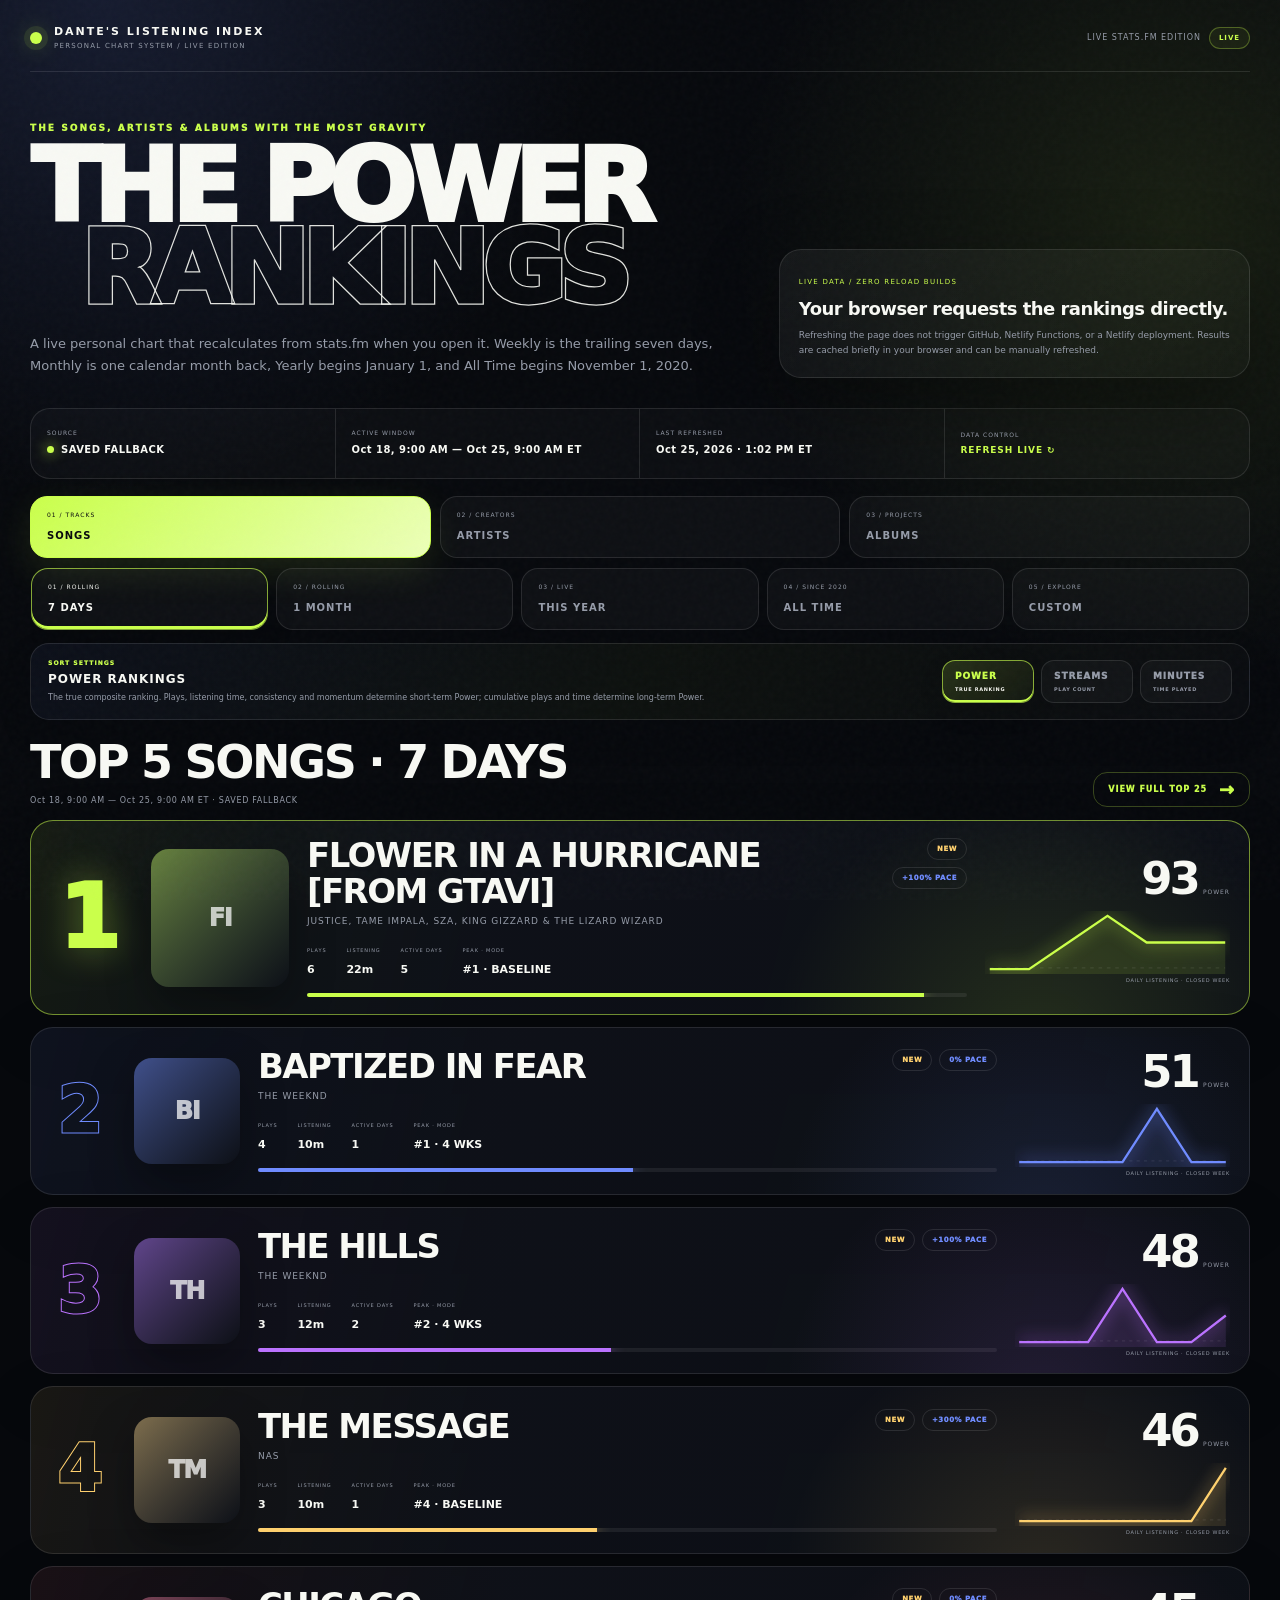
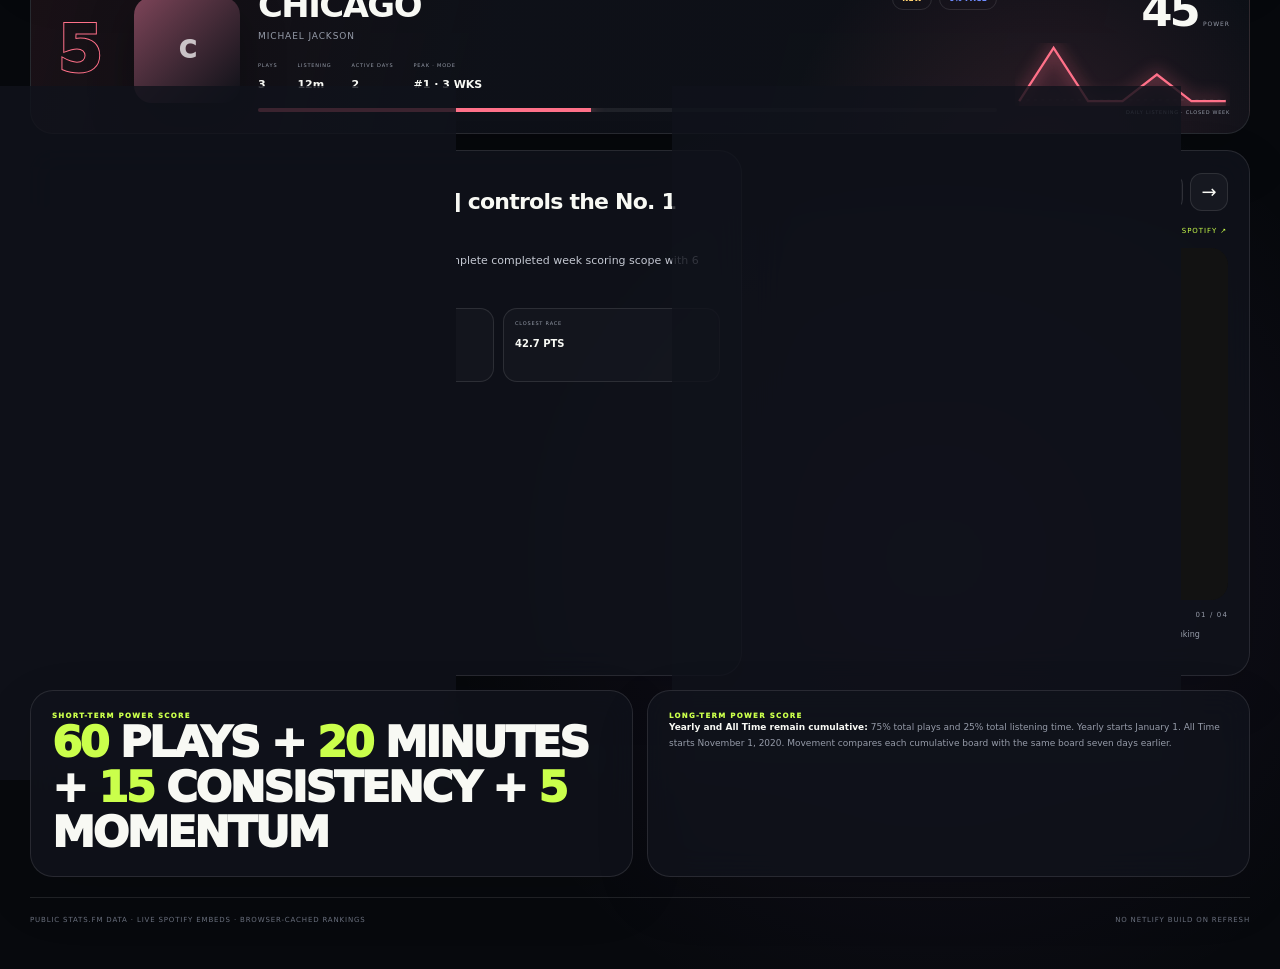
<file: index.html>
<!doctype html>
<html lang="en">
<head>
<meta charset="utf-8">
<meta name="viewport" content="width=device-width,initial-scale=1,viewport-fit=cover">
<meta name="theme-color" content="#07090d">
<meta name="color-scheme" content="dark">
<title>Dante's Spotify Power Rankings</title>
<link rel="stylesheet" href="./assets/styles.css">
<link rel="stylesheet" href="./assets/live-additions.css">
<link rel="stylesheet" href="./assets/sort-modes.css">
<style>
.calendar-manual{display:grid;grid-template-columns:1fr 1fr;gap:10px;margin:0 0 14px}.calendar-manual-field{display:block}.calendar-manual-field span{display:block;color:var(--muted);font-size:6px;letter-spacing:.16em;margin:0 0 6px 2px}.calendar-manual-field input{width:100%;height:46px;border:1px solid var(--line);border-radius:13px;background:rgba(7,9,13,.72);color:var(--text);padding:0 13px;font-size:13px;letter-spacing:.05em;outline:none}.calendar-manual-field input:focus{border-color:rgba(202,255,75,.65);box-shadow:0 0 0 3px rgba(202,255,75,.07)}.calendar-error{min-height:18px;margin:0 0 10px;color:var(--red);font-size:8px;line-height:1.45;opacity:0;transition:opacity .15s}.calendar-error.visible{opacity:1}.calendar-nav button:disabled{opacity:.25;cursor:not-allowed}.calendar-helper{color:var(--muted);font-size:7px;line-height:1.5;margin:-4px 0 12px}@media(max-width:520px){.calendar-manual{grid-template-columns:1fr}.calendar-manual-field input{height:48px;font-size:16px}}
</style>
</head>
<body>
<div class="noise" aria-hidden="true"></div>
<div class="shell">
<header class="top">
  <div class="brand"><span class="brand-dot"></span><div><b>DANTE'S LISTENING INDEX</b><small>PERSONAL CHART SYSTEM / LIVE EDITION</small></div></div>
  <div class="edition"><span id="edition">LIVE STATS.FM EDITION</span><span class="live-flag">LIVE</span></div>
</header>
<section class="hero">
  <div>
    <div class="kicker">THE SONGS, ARTISTS & ALBUMS WITH THE MOST GRAVITY</div>
    <h1>THE POWER <span>RANKINGS</span></h1>
    <p class="lede">A live personal chart that recalculates from stats.fm when you open it. Weekly is the trailing seven days, Monthly is one calendar month back, Yearly begins January 1, and All Time begins November 1, 2020.</p>
  </div>
  <aside class="hero-note">
    <small>LIVE DATA / ZERO RELOAD BUILDS</small>
    <h2>Your browser requests the rankings directly.</h2>
    <p>Refreshing the page does not trigger GitHub, Netlify Functions, or a Netlify deployment. Results are cached briefly in your browser and can be manually refreshed.</p>
  </aside>
</section>
<section class="status">
  <div><small>SOURCE</small><strong><i class="dot"></i><span id="source">STATS.FM LIVE</span></strong></div>
  <div><small>ACTIVE WINDOW</small><strong id="windowStatus">LOADING</strong></div>
  <div><small>LAST REFRESHED</small><strong id="updated">—</strong></div>
  <div class="status-action"><small>DATA CONTROL</small><button class="refresh-btn" id="refreshLive">REFRESH LIVE ↻</button></div>
</section>
<nav class="category-tabs" aria-label="Ranking category">
  <button class="category active" data-category="songs"><small>01 / TRACKS</small><strong>SONGS</strong></button>
  <button class="category" data-category="artists"><small>02 / CREATORS</small><strong>ARTISTS</strong></button>
  <button class="category" data-category="albums"><small>03 / PROJECTS</small><strong>ALBUMS</strong></button>
</nav>
<nav class="period-tabs" aria-label="Ranking period">
  <button class="period active" data-period="week"><small>01 / ROLLING</small><strong>7 DAYS</strong></button>
  <button class="period" data-period="month"><small>02 / ROLLING</small><strong>1 MONTH</strong></button>
  <button class="period" data-period="year"><small>03 / LIVE</small><strong>THIS YEAR</strong></button>
  <button class="period" data-period="allTime"><small>04 / SINCE 2020</small><strong>ALL TIME</strong></button>
  <button class="period" data-period="custom"><small>05 / EXPLORE</small><strong>CUSTOM</strong></button>
</nav>
<section class="sort-settings" aria-label="Ranking sort settings">
  <div class="sort-settings-copy">
    <small>SORT SETTINGS</small>
    <strong id="sortModeName">POWER RANKINGS</strong>
    <p id="sortModeDescription">The true composite ranking. Plays, listening time, consistency and momentum determine short-term Power; cumulative plays and time determine long-term Power.</p>
  </div>
  <div class="sort-mode-tabs" role="group" aria-label="Choose ranking mode">
    <button class="sort-mode active" type="button" data-sort="power"><span>POWER</span><small>TRUE RANKING</small></button>
    <button class="sort-mode" type="button" data-sort="streams"><span>STREAMS</span><small>PLAY COUNT</small></button>
    <button class="sort-mode" type="button" data-sort="minutes"><span>MINUTES</span><small>TIME PLAYED</small></button>
  </div>
</section>
<section class="custom-range-bar" id="customBar" hidden>
  <div><small>CUSTOM DATE RANGE</small><strong id="customRangeText">Choose a start and end date</strong></div>
  <div class="custom-actions"><button class="secondary-btn" id="openCalendar">OPEN CALENDAR</button><button class="primary-btn" id="runCustom" disabled>RUN RANGE</button></div>
  <p id="customStatus">Select two dates. The result compares against the immediately preceding equal-length range.</p>
</section>
<div class="head">
  <div><h2 id="title">TOP 5 SONGS · 7 DAYS</h2><div class="range" id="range">LOADING LIVE RANGE</div></div>
  <a class="top25-link" id="viewTop25" href="./top25.html">VIEW FULL TOP 25 <span>→</span></a>
</div>
<main class="board" id="board"><div class="empty"><span class="loader"></span>Loading live rankings from stats.fm…</div></main>
<section class="content-grid">
  <article class="panel">
    <div class="eyebrow">THE RANKINGS DESK</div>
    <h3 id="headline">Building the live chart.</h3>
    <p id="writeup">The analyst report will appear with the current data.</p>
    <div class="leader-grid">
      <div class="leader"><small>NO. 1</small><strong id="leader">—</strong></div>
      <div class="leader"><small>BIGGEST MOVE</small><strong id="bigMove">—</strong></div>
      <div class="leader"><small>CLOSEST RACE</small><strong id="closeRace">—</strong></div>
    </div>
  </article>
  <aside class="panel" id="playlistPanel" tabindex="0" aria-label="Spotify playlist carousel">
    <div class="playlist-head">
      <div class="playlist-title-wrap"><div class="eyebrow">SPOTIFY ROTATION</div><h3>Playlist Center</h3></div>
      <div class="carousel-controls"><button class="carousel-btn" id="playlistPrev" aria-label="Previous playlist">←</button><button class="carousel-btn" id="playlistNext" aria-label="Next playlist">→</button></div>
    </div>
    <div class="playlist-meta"><strong id="playlistName">On Repeat</strong><a class="open-link" id="playlistOpen" href="#" target="_blank" rel="noopener">OPEN IN SPOTIFY ↗</a></div>
    <div class="playlist-stage" id="playlistStage"><iframe class="spotify-frame" id="playlistFrame" title="Spotify playlist" allow="autoplay; clipboard-write; encrypted-media; fullscreen; picture-in-picture" loading="lazy"></iframe></div>
    <div class="carousel-foot"><div class="dots" id="playlistDots"></div><div class="carousel-count" id="playlistCount">01 / 04</div></div>
    <p class="playlist-note">Use the arrows, keyboard or a horizontal swipe. Playlist embeds remain live independently of the ranking calculations.</p>
  </aside>
</section>
<section class="method-grid">
  <article class="panel"><div class="eyebrow">SHORT-TERM POWER SCORE</div><div class="formula"><span>60</span> PLAYS + <span>20</span> MINUTES + <span>15</span> CONSISTENCY + <span>5</span> MOMENTUM</div></article>
  <article class="panel"><div class="eyebrow">LONG-TERM POWER SCORE</div><div class="method-copy"><b>Yearly and All Time remain cumulative:</b> 75% total plays and 25% total listening time. Yearly starts January 1. All Time starts November 1, 2020. Movement compares each cumulative board with the same board seven days earlier.</div></article>
</section>
<footer class="footer"><span>PUBLIC STATS.FM DATA · LIVE SPOTIFY EMBEDS · BROWSER-CACHED RANKINGS</span><span>NO NETLIFY BUILD ON REFRESH</span></footer>
</div>

<div class="calendar-overlay" id="calendarOverlay" hidden>
  <div class="calendar-sheet" role="dialog" aria-modal="true" aria-labelledby="calendarTitle">
    <div class="calendar-top">
      <div><div class="eyebrow">CUSTOM RANGE</div><h2 id="calendarTitle">Choose your dates</h2></div>
      <button class="calendar-close" id="closeCalendar" aria-label="Close calendar">×</button>
    </div>
    <div class="calendar-summary"><div><small>START</small><strong id="calendarStartLabel">Not selected</strong></div><span>→</span><div><small>END</small><strong id="calendarEndLabel">Not selected</strong></div></div>
    <div class="calendar-manual" aria-label="Type custom dates">
      <label class="calendar-manual-field"><span>TYPE START DATE</span><input id="calendarStartInput" type="text" inputmode="numeric" autocomplete="off" placeholder="MM/DD/YYYY" maxlength="10" aria-label="Start date in month day year format"></label>
      <label class="calendar-manual-field"><span>TYPE END DATE</span><input id="calendarEndInput" type="text" inputmode="numeric" autocomplete="off" placeholder="MM/DD/YYYY" maxlength="10" aria-label="End date in month day year format"></label>
    </div>
    <p class="calendar-helper">Type a date to jump directly to an older month, or continue selecting from the calendar below.</p>
    <p class="calendar-error" id="calendarError" aria-live="polite"></p>
    <div class="quick-ranges">
      <button data-quick="7">LAST 7 DAYS</button><button data-quick="month">LAST MONTH</button><button data-quick="ytd">THIS YEAR</button><button data-quick="all">SINCE NOV 2020</button>
    </div>
    <div class="calendar-nav"><button id="calendarPrev" aria-label="Previous month">←</button><strong id="calendarHeading">MONTH</strong><button id="calendarNext" aria-label="Next month">→</button></div>
    <div class="calendar-months" id="calendarMonths"></div>
    <div class="calendar-foot"><button class="secondary-btn" id="calendarCancel">CANCEL</button><button class="primary-btn" id="calendarApply" disabled>APPLY RANGE</button></div>
  </div>
</div>
<script type="module" src="./assets/app.js"></script>
</body>
</html>
</file>
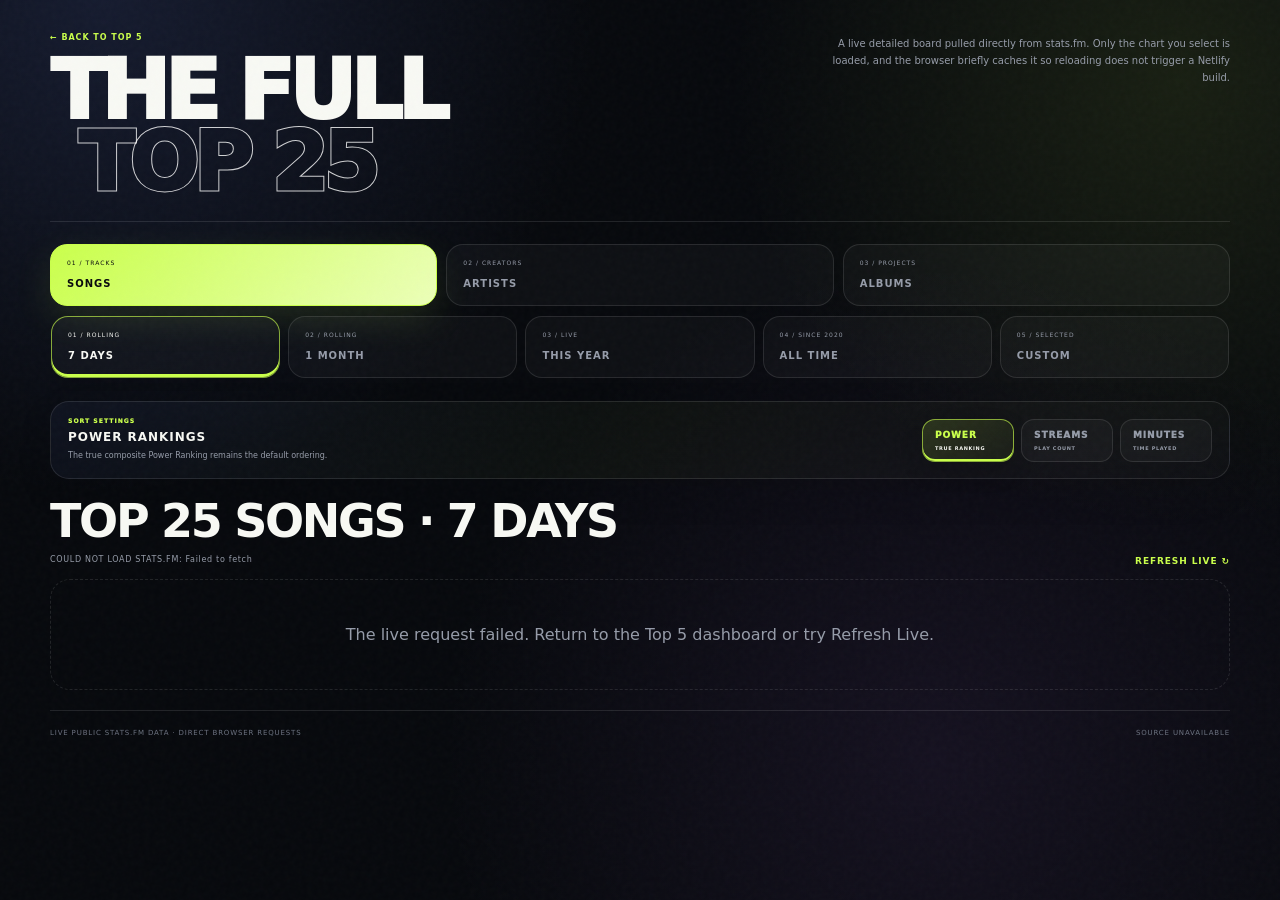
<file: top25.html>
<!doctype html>
<html lang="en">
<head>
<meta charset="utf-8">
<meta name="viewport" content="width=device-width,initial-scale=1,viewport-fit=cover">
<meta name="theme-color" content="#07090d">
<meta name="color-scheme" content="dark">
<title>Top 25 · Dante's Spotify Power Rankings</title>
<link rel="stylesheet" href="./assets/styles.css">
<link rel="stylesheet" href="./assets/live-additions.css">
<link rel="stylesheet" href="./assets/sort-modes.css">
</head>
<body>
<div class="noise" aria-hidden="true"></div>
<div class="top25-shell">
<header class="top25-header">
  <div><a class="back-link" id="backTop5" href="./index.html">← BACK TO TOP 5</a><h1 class="top25-title">THE FULL <span>TOP 25</span></h1></div>
  <p class="top25-summary">A live detailed board pulled directly from stats.fm. Only the chart you select is loaded, and the browser briefly caches it so reloading does not trigger a Netlify build.</p>
</header>
<section class="top25-controls">
  <nav class="category-tabs" aria-label="Top 25 category">
    <button class="category active" data-category="songs"><small>01 / TRACKS</small><strong>SONGS</strong></button>
    <button class="category" data-category="artists"><small>02 / CREATORS</small><strong>ARTISTS</strong></button>
    <button class="category" data-category="albums"><small>03 / PROJECTS</small><strong>ALBUMS</strong></button>
  </nav>
  <nav class="period-tabs" aria-label="Top 25 period">
    <button class="period" data-period="week"><small>01 / ROLLING</small><strong>7 DAYS</strong></button>
    <button class="period" data-period="month"><small>02 / ROLLING</small><strong>1 MONTH</strong></button>
    <button class="period" data-period="year"><small>03 / LIVE</small><strong>THIS YEAR</strong></button>
    <button class="period" data-period="allTime"><small>04 / SINCE 2020</small><strong>ALL TIME</strong></button>
    <button class="period" data-period="custom"><small>05 / SELECTED</small><strong>CUSTOM</strong></button>
  </nav>
  <section class="sort-settings" aria-label="Top 25 ranking sort settings">
    <div class="sort-settings-copy">
      <small>SORT SETTINGS</small>
      <strong id="sortModeName">POWER RANKINGS</strong>
      <p id="sortModeDescription">The true composite Power Ranking remains the default ordering.</p>
    </div>
    <div class="sort-mode-tabs" role="group" aria-label="Choose Top 25 ranking mode">
      <button class="sort-mode active" type="button" data-sort="power"><span>POWER</span><small>TRUE RANKING</small></button>
      <button class="sort-mode" type="button" data-sort="streams"><span>STREAMS</span><small>PLAY COUNT</small></button>
      <button class="sort-mode" type="button" data-sort="minutes"><span>MINUTES</span><small>TIME PLAYED</small></button>
    </div>
  </section>
</section>
<div class="head">
  <div><h2 id="top25Heading">TOP 25 SONGS · 7 DAYS</h2><div class="range" id="top25Range">LOADING LIVE RANGE</div></div>
  <button class="refresh-btn" id="refreshTop25">REFRESH LIVE ↻</button>
</div>
<main class="top25-list" id="top25List"><div class="top25-loading"><span class="loader"></span>Building the selected Top 25…</div></main>
<footer class="footer"><span>LIVE PUBLIC STATS.FM DATA · DIRECT BROWSER REQUESTS</span><span id="top25Updated">LOADING</span></footer>
</div>
<script type="module" src="./assets/top25.js"></script>
</body>
</html>
</file>
<file: assets/styles.css>
:root{--bg:#07090d;--panel:rgba(16,19,27,.82);--panel-solid:#10131b;--text:#f8f9f4;--muted:#969ca9;--lime:#caff4b;--blue:#708cff;--purple:#bb73ff;--red:#ff7189;--amber:#ffd16f;--line:rgba(255,255,255,.105);--shadow:0 28px 80px rgba(0,0,0,.34)}*{box-sizing:border-box}html{background:var(--bg);scroll-behavior:smooth}body{margin:0;min-height:100vh;color:var(--text);overflow-x:hidden;font-family:Inter,ui-sans-serif,system-ui,-apple-system,BlinkMacSystemFont,"Segoe UI",sans-serif;background:radial-gradient(circle at 8% 0,rgba(112,140,255,.14),transparent 31rem),radial-gradient(circle at 92% 9%,rgba(202,255,75,.09),transparent 28rem),radial-gradient(circle at 73% 84%,rgba(187,115,255,.08),transparent 31rem),var(--bg)}button,a{font:inherit}button{color:inherit}a{color:inherit;text-decoration:none}.noise{pointer-events:none;position:fixed;inset:0;z-index:30;opacity:.035;background-image:url("data:image/svg+xml,%3Csvg viewBox='0 0 180 180' xmlns='http://www.w3.org/2000/svg'%3E%3Cfilter id='n'%3E%3CfeTurbulence type='fractalNoise' baseFrequency='.92' numOctaves='4' stitchTiles='stitch'/%3E%3C/filter%3E%3Crect width='100%25' height='100%25' filter='url(%23n)' opacity='.72'/%3E%3C/svg%3E")}.shell{width:min(1220px,calc(100% - 40px));margin:auto;padding:25px 0 45px;position:relative;z-index:2}.top{display:flex;justify-content:space-between;align-items:center;gap:18px;border-bottom:1px solid var(--line);padding-bottom:21px}.brand{display:flex;align-items:center;gap:12px}.brand-dot{width:12px;height:12px;border-radius:50%;background:var(--lime);box-shadow:0 0 0 6px rgba(202,255,75,.09),0 0 25px rgba(202,255,75,.48)}.brand b{display:block;font-size:11px;letter-spacing:.18em}.brand small{display:block;color:var(--muted);font-size:7px;letter-spacing:.18em;margin-top:4px}.edition{font-size:8px;color:var(--muted);letter-spacing:.12em;text-align:right}.preview-flag{display:inline-flex;align-items:center;gap:7px;margin-left:8px;padding:6px 9px;border:1px solid rgba(255,209,111,.28);color:var(--amber);background:rgba(255,209,111,.055);border-radius:999px;font-size:7px;font-weight:900}.hero{padding:51px 0 29px;display:grid;grid-template-columns:1.2fr .8fr;gap:42px;align-items:end}.kicker{color:var(--lime);font-size:9px;font-weight:950;letter-spacing:.23em}h1{font-size:clamp(53px,8vw,108px);line-height:.8;letter-spacing:-.074em;margin:13px 0 23px;font-weight:980}h1 span{display:block;color:transparent;-webkit-text-stroke:1.25px rgba(248,249,244,.9);transform:translateX(7%)}.lede{color:var(--muted);line-height:1.72;font-size:13px;max-width:780px;margin:0}.hero-note{border:1px solid var(--line);border-radius:22px;padding:19px;background:linear-gradient(145deg,rgba(255,255,255,.05),rgba(255,255,255,.016));box-shadow:var(--shadow)}.hero-note small{font-size:7px;letter-spacing:.18em;color:var(--lime)}.hero-note h2{font-size:18px;letter-spacing:-.03em;margin:10px 0 9px}.hero-note p{color:var(--muted);font-size:9px;line-height:1.65;margin:0}.status{display:grid;grid-template-columns:repeat(4,1fr);border:1px solid var(--line);border-radius:20px;overflow:hidden;background:rgba(255,255,255,.025);margin:1px 0 17px}.status>div{padding:15px 16px;border-right:1px solid var(--line);min-height:69px;display:flex;justify-content:center;flex-direction:column}.status>div:last-child{border-right:0}.status small{display:block;color:var(--muted);font-size:6px;letter-spacing:.17em;margin-bottom:7px}.status strong{font-size:10px;letter-spacing:.045em}.dot{display:inline-block;width:7px;height:7px;border-radius:50%;background:var(--lime);box-shadow:0 0 13px var(--lime);margin-right:7px}.category-tabs{display:grid;grid-template-columns:repeat(3,1fr);gap:9px;margin-bottom:10px}.category,.period{border:1px solid var(--line);background:rgba(255,255,255,.03);color:var(--muted);border-radius:17px;padding:14px 16px;text-align:left;cursor:pointer;transition:.22s ease}.category:hover,.period:hover{transform:translateY(-2px);border-color:rgba(255,255,255,.25)}.category.active{background:linear-gradient(135deg,var(--lime),#ecffb9);color:#07090d;border-color:var(--lime);box-shadow:0 13px 38px rgba(202,255,75,.11)}.category small,.period small{display:block;font-size:6px;letter-spacing:.17em;margin-bottom:6px}.category strong,.period strong{font-size:10px;letter-spacing:.1em}.period-tabs{display:flex;gap:8px;overflow-x:auto;padding:0 1px 13px;scrollbar-width:none}.period-tabs::-webkit-scrollbar{display:none}.period{min-width:145px;flex:1}.period.active{color:var(--text);border-color:rgba(202,255,75,.63);box-shadow:inset 0 -3px 0 var(--lime),0 12px 30px rgba(0,0,0,.12)}.head{display:flex;justify-content:space-between;align-items:end;gap:20px;margin:15px 0 13px}.head h2{font-size:clamp(26px,4vw,46px);letter-spacing:-.05em;margin:0}.range{font-size:8px;color:var(--muted);letter-spacing:.085em;text-align:right;max-width:530px;line-height:1.55}.board{display:grid;gap:12px;min-height:250px}.card{--accent:var(--lime);display:grid;grid-template-columns:79px 106px minmax(0,1fr) 215px;gap:18px;align-items:center;min-height:146px;border:1px solid var(--line);border-radius:23px;padding:17px 19px 17px 6px;background:linear-gradient(104deg,color-mix(in srgb,var(--accent) 8%,transparent),var(--panel) 38%,rgba(16,19,27,.72));overflow:hidden;position:relative;box-shadow:0 21px 62px rgba(0,0,0,.16);opacity:0;transform:translateY(17px);animation:cardIn .53s cubic-bezier(.2,.84,.2,1) forwards}.card:first-child{min-height:180px;grid-template-columns:96px 138px minmax(0,1fr) 245px;border-color:color-mix(in srgb,var(--accent) 53%,transparent)}.card:after{content:"";position:absolute;right:-12%;bottom:-140%;width:58%;height:240%;background:radial-gradient(circle,color-mix(in srgb,var(--accent) 13%,transparent),transparent 64%);pointer-events:none}@keyframes cardIn{to{opacity:1;transform:none}}.rank{font-size:64px;text-align:center;font-weight:980;color:transparent;-webkit-text-stroke:1px var(--accent);letter-spacing:-.09em;position:relative;z-index:1}.card:first-child .rank{font-size:88px;color:var(--accent);-webkit-text-stroke:0;text-shadow:0 0 36px color-mix(in srgb,var(--accent) 39%,transparent)}.art{width:100%;aspect-ratio:1;border-radius:18px;object-fit:cover;position:relative;z-index:1;background:linear-gradient(135deg,color-mix(in srgb,var(--accent) 43%,#1c2334),#0d1017);box-shadow:0 17px 43px rgba(0,0,0,.35)}.artist-art{border-radius:50%}.art-fallback{display:grid;place-items:center;font-size:24px;font-weight:950;letter-spacing:-.055em;color:rgba(255,255,255,.72)}.main{min-width:0;position:relative;z-index:1}.rowtop{display:flex;justify-content:space-between;gap:15px;align-items:flex-start}.name{font-size:clamp(19px,2.65vw,34px);text-transform:uppercase;margin:0;letter-spacing:-.045em;line-height:1.04;overflow-wrap:anywhere}.sub{color:var(--muted);font-size:9px;letter-spacing:.1em;text-transform:uppercase;margin:7px 0 0}.badges{display:flex;align-items:center;gap:7px;flex-wrap:wrap;justify-content:flex-end}.move,.trend-badge{border:1px solid var(--line);border-radius:999px;padding:6px 9px;font-size:7px;font-weight:950;letter-spacing:.075em;white-space:nowrap}.move.up{color:var(--lime)}.move.down{color:var(--red)}.move.new{color:var(--amber)}.trend-badge{color:var(--blue)}.metrics{display:flex;gap:20px;flex-wrap:wrap;margin-top:21px}.metric small{display:block;color:var(--muted);font-size:5px;letter-spacing:.17em;margin-bottom:5px}.metric strong{font-size:11px}.meter{height:4px;background:rgba(255,255,255,.07);border-radius:999px;margin-top:16px;overflow:hidden}.meter i{display:block;height:100%;background:var(--accent);box-shadow:0 0 15px var(--accent);transform-origin:left;animation:grow .9s .18s both}@keyframes grow{from{transform:scaleX(0)}}.score-pane{position:relative;z-index:1}.score-line{display:flex;justify-content:flex-end;align-items:baseline;gap:5px}.score-line strong{font-size:45px;letter-spacing:-.065em}.score-line small{color:var(--muted);font-size:6px;letter-spacing:.16em}.spark{width:100%;height:63px;margin-top:6px}.spark polyline{fill:none;stroke:var(--accent);stroke-width:2.3;vector-effect:non-scaling-stroke;filter:drop-shadow(0 0 7px var(--accent))}.spark polygon{fill:color-mix(in srgb,var(--accent) 11%,transparent)}.sparkline-base{stroke:rgba(255,255,255,.08);stroke-width:1;stroke-dasharray:3 4}.spark-caption{text-align:right;color:var(--muted);font-size:5px;letter-spacing:.145em;line-height:1.35;margin-top:-1px}.content-grid{display:grid;grid-template-columns:minmax(0,1.18fr) minmax(340px,.82fr);gap:14px;margin-top:16px}.panel{border:1px solid var(--line);border-radius:23px;background:var(--panel);padding:21px;box-shadow:0 20px 55px rgba(0,0,0,.12);backdrop-filter:blur(15px)}.eyebrow{color:var(--lime);font-size:7px;font-weight:950;letter-spacing:.19em}.panel h3{font-size:22px;letter-spacing:-.035em;margin:9px 0 12px}.panel p{color:#c4c8d2;font-size:11px;line-height:1.77;margin:0}.leader-grid{display:grid;grid-template-columns:repeat(3,1fr);gap:9px;margin-top:18px}.leader{border:1px solid var(--line);border-radius:14px;padding:11px;background:rgba(255,255,255,.025)}.leader small{display:block;color:var(--muted);font-size:5px;letter-spacing:.16em;margin-bottom:6px}.leader strong{font-size:10px}.playlist-head{display:flex;justify-content:space-between;align-items:center;gap:13px;margin-bottom:12px}.playlist-title-wrap h3{margin:7px 0 0}.carousel-controls{display:flex;gap:7px}.carousel-btn{width:38px;height:38px;border-radius:12px;border:1px solid var(--line);background:rgba(255,255,255,.035);cursor:pointer;display:grid;place-items:center;font-size:18px;transition:.2s}.carousel-btn:hover{transform:translateY(-2px);border-color:rgba(255,255,255,.28)}.playlist-stage{position:relative;overflow:hidden;border-radius:17px;background:#121212;touch-action:pan-y}.playlist-meta{display:flex;align-items:center;justify-content:space-between;gap:13px;margin:0 1px 10px}.playlist-meta strong{font-size:12px;letter-spacing:.07em}.open-link{font-size:7px;color:var(--lime);letter-spacing:.13em}.spotify-frame{display:block;width:100%;height:352px;border:0;border-radius:17px;background:#121212}.carousel-foot{display:flex;justify-content:space-between;align-items:center;gap:13px;margin-top:11px}.dots{display:flex;gap:6px}.dot-btn{width:7px;height:7px;padding:0;border:0;border-radius:50%;background:rgba(255,255,255,.2);cursor:pointer}.dot-btn.active{width:22px;border-radius:999px;background:var(--lime);box-shadow:0 0 12px rgba(202,255,75,.42)}.carousel-count{font-size:7px;color:var(--muted);letter-spacing:.16em}.playlist-note{color:var(--muted)!important;font-size:8px!important;line-height:1.6!important;margin-top:10px!important}.method-grid{display:grid;grid-template-columns:1fr 1fr;gap:14px;margin-top:14px}.formula{font-size:clamp(22px,3.7vw,43px);font-weight:980;letter-spacing:-.055em;line-height:1.04}.formula span{color:var(--lime)}.method-copy{color:var(--muted);font-size:9px;line-height:1.75}.method-copy b{color:var(--text)}.empty{border:1px dashed rgba(255,255,255,.17);border-radius:22px;padding:35px;text-align:center;color:var(--muted);line-height:1.7}.footer{display:flex;justify-content:space-between;align-items:center;gap:15px;border-top:1px solid var(--line);margin-top:20px;padding-top:18px;color:#6c7280;font-size:7px;letter-spacing:.12em}@media(max-width:940px){.hero{grid-template-columns:1fr}.card,.card:first-child{grid-template-columns:64px 92px minmax(0,1fr) 185px}.card:first-child{grid-template-columns:75px 112px minmax(0,1fr) 195px}.content-grid{grid-template-columns:1fr}}@media(max-width:760px){.score-pane{display:none}.card,.card:first-child{grid-template-columns:60px 90px minmax(0,1fr)}.card:first-child{grid-template-columns:69px 104px minmax(0,1fr)}.method-grid{grid-template-columns:1fr}}@media(max-width:620px){.shell{width:calc(100% - 22px);padding-top:16px}.top{align-items:flex-start}.edition{max-width:160px}.preview-flag{display:flex;margin:7px 0 0 auto;width:max-content}.hero{padding:38px 0 26px;gap:25px}h1{font-size:56px}h1 span{transform:translateX(2%)}.lede{font-size:11px}.status{grid-template-columns:1fr 1fr}.status>div:nth-child(2){border-right:0}.status>div:nth-child(-n+2){border-bottom:1px solid var(--line)}.category-tabs{gap:6px}.category{padding:12px 9px}.category strong{font-size:9px}.period{min-width:126px;padding:13px 12px}.head{align-items:flex-start;flex-direction:column;gap:7px}.range{text-align:left}.card,.card:first-child{grid-template-columns:43px 67px minmax(0,1fr);gap:9px;min-height:124px;padding:12px 10px 12px 2px;border-radius:18px}.card:first-child{min-height:141px}.rank,.card:first-child .rank{font-size:41px}.art{border-radius:13px}.artist-art{border-radius:50%}.name{font-size:16px}.sub{font-size:7px}.badges{gap:4px}.trend-badge{display:none}.move{font-size:6px;padding:5px 6px}.metrics{gap:10px;margin-top:12px}.metric strong{font-size:9px}.metric:nth-child(4){display:none}.meter{margin-top:10px}.panel{padding:17px}.leader-grid{grid-template-columns:1fr}.spotify-frame{height:352px}.footer{align-items:flex-start;flex-direction:column}}
</file>
<file: assets/live-additions.css>
body.modal-open{overflow:hidden}.live-flag{display:inline-flex;align-items:center;margin-left:8px;padding:6px 9px;border:1px solid rgba(202,255,75,.3);color:var(--lime);background:rgba(202,255,75,.055);border-radius:999px;font-size:7px;font-weight:900}.status strong{line-height:1.45}.refresh-btn{border:0;background:none;color:var(--lime);font-size:9px;font-weight:900;letter-spacing:.1em;padding:0;text-align:left;cursor:pointer}.refresh-btn:hover{color:#fff}.custom-range-bar{border:1px solid rgba(202,255,75,.25);border-radius:20px;padding:17px 18px;background:linear-gradient(135deg,rgba(202,255,75,.07),rgba(112,140,255,.035));display:grid;grid-template-columns:minmax(0,1fr) auto;gap:12px 18px;align-items:center;margin-bottom:15px;animation:slideDown .3s ease}.custom-range-bar[hidden]{display:none}.custom-range-bar small{display:block;color:var(--muted);font-size:6px;letter-spacing:.17em;margin-bottom:7px}.custom-range-bar strong{font-size:13px}.custom-range-bar p{grid-column:1/-1;color:var(--muted);font-size:8px;margin:0;line-height:1.55}.custom-actions{display:flex;gap:8px;flex-wrap:wrap}.primary-btn,.secondary-btn{border-radius:12px;padding:11px 14px;font-size:8px;font-weight:950;letter-spacing:.11em;cursor:pointer;transition:.2s}.primary-btn{border:1px solid var(--lime);background:var(--lime);color:#07090d}.primary-btn:disabled{opacity:.35;cursor:not-allowed}.secondary-btn{border:1px solid var(--line);background:rgba(255,255,255,.04)}.primary-btn:not(:disabled):hover,.secondary-btn:hover{transform:translateY(-2px)}@keyframes slideDown{from{opacity:0;transform:translateY(-8px)}to{opacity:1;transform:none}}.head{align-items:flex-end}.head>div{min-width:0}.range{text-align:left;max-width:670px;margin-top:6px}.top25-link{display:flex;align-items:center;gap:12px;border:1px solid rgba(202,255,75,.25);border-radius:14px;padding:12px 14px;color:var(--lime);font-size:8px;font-weight:950;letter-spacing:.12em;white-space:nowrap;transition:.2s}.top25-link span{font-size:18px;line-height:0}.top25-link:hover{transform:translateX(3px);background:rgba(202,255,75,.06)}.top25-link.disabled{pointer-events:none;opacity:.35}.loader{display:inline-block;width:13px;height:13px;margin-right:9px;border:2px solid rgba(255,255,255,.15);border-top-color:var(--lime);border-radius:50%;vertical-align:-2px;animation:spin .8s linear infinite}@keyframes spin{to{transform:rotate(360deg)}}
.calendar-overlay{position:fixed;inset:0;z-index:100;background:rgba(3,5,8,.76);backdrop-filter:blur(14px);display:grid;place-items:center;padding:20px;opacity:0;transition:opacity .18s ease}.calendar-overlay[hidden]{display:none}.calendar-overlay.open{opacity:1}.calendar-sheet{width:min(900px,100%);max-height:min(850px,calc(100vh - 30px));overflow:auto;border:1px solid rgba(255,255,255,.15);border-radius:28px;padding:24px;background:linear-gradient(145deg,#121722,#0c1017);box-shadow:0 40px 120px rgba(0,0,0,.62);transform:translateY(18px) scale(.98);transition:transform .22s cubic-bezier(.2,.8,.2,1)}.calendar-overlay.open .calendar-sheet{transform:none}.calendar-top{display:flex;justify-content:space-between;align-items:flex-start;gap:20px}.calendar-top h2{margin:7px 0 0;font-size:30px;letter-spacing:-.04em}.calendar-close{width:42px;height:42px;border-radius:14px;border:1px solid var(--line);background:rgba(255,255,255,.04);font-size:25px;cursor:pointer}.calendar-summary{display:grid;grid-template-columns:1fr auto 1fr;gap:12px;align-items:center;margin:20px 0 14px}.calendar-summary>div{border:1px solid var(--line);border-radius:15px;padding:12px;background:rgba(255,255,255,.025)}.calendar-summary small{display:block;color:var(--muted);font-size:6px;letter-spacing:.16em;margin-bottom:6px}.calendar-summary strong{font-size:11px}.calendar-summary>span{color:var(--lime)}.quick-ranges{display:flex;gap:7px;flex-wrap:wrap;margin-bottom:18px}.quick-ranges button{border:1px solid var(--line);background:rgba(255,255,255,.035);border-radius:999px;padding:8px 11px;font-size:7px;font-weight:900;letter-spacing:.09em;cursor:pointer}.quick-ranges button:hover{border-color:rgba(202,255,75,.45);color:var(--lime)}.calendar-nav{display:flex;justify-content:space-between;align-items:center;border-top:1px solid var(--line);padding-top:15px}.calendar-nav button{width:38px;height:38px;border:1px solid var(--line);border-radius:12px;background:rgba(255,255,255,.035);cursor:pointer}.calendar-nav strong{font-size:9px;letter-spacing:.1em;color:var(--muted)}.calendar-months{display:grid;grid-template-columns:1fr 1fr;gap:18px;margin-top:13px}.calendar-month{border:1px solid var(--line);border-radius:18px;padding:16px;background:rgba(255,255,255,.018)}.calendar-month h3{margin:0 0 13px;font-size:15px;letter-spacing:-.02em}.weekdays,.days-grid{display:grid;grid-template-columns:repeat(7,1fr);gap:5px}.weekdays{margin-bottom:6px}.weekdays span{text-align:center;color:var(--muted);font-size:6px;font-weight:900}.calendar-day,.calendar-blank{aspect-ratio:1;display:grid;place-items:center}.calendar-day{border:0;border-radius:10px;background:transparent;font-size:10px;cursor:pointer;position:relative}.calendar-day:hover:not(:disabled){background:rgba(202,255,75,.12);color:var(--lime)}.calendar-day.selected{background:var(--lime);color:#07090d;font-weight:950;box-shadow:0 0 18px rgba(202,255,75,.25)}.calendar-day.in-range{background:rgba(202,255,75,.09);color:#fff}.calendar-day:disabled{opacity:.16;cursor:not-allowed}.calendar-foot{display:flex;justify-content:flex-end;gap:9px;margin-top:18px;padding-top:17px;border-top:1px solid var(--line)}
.top25-shell{width:min(1180px,calc(100% - 40px));margin:auto;padding:25px 0 50px;position:relative;z-index:2}.top25-header{display:flex;justify-content:space-between;gap:20px;align-items:flex-start;border-bottom:1px solid var(--line);padding-bottom:22px}.back-link{display:inline-flex;gap:9px;align-items:center;color:var(--lime);font-size:8px;font-weight:900;letter-spacing:.12em;margin-bottom:13px}.top25-title{font-size:clamp(40px,7vw,82px);letter-spacing:-.065em;line-height:.88;margin:0}.top25-title span{display:block;color:transparent;-webkit-text-stroke:1px rgba(255,255,255,.8)}.top25-summary{max-width:410px;color:var(--muted);font-size:10px;line-height:1.7;text-align:right}.top25-controls{margin:22px 0 14px}.top25-list{display:grid;gap:8px}.top25-row{--accent:var(--lime);display:grid;grid-template-columns:58px 66px minmax(0,1fr) 100px 110px 100px;gap:14px;align-items:center;border:1px solid var(--line);border-radius:18px;padding:10px 14px 10px 7px;background:linear-gradient(100deg,color-mix(in srgb,var(--accent) 7%,transparent),rgba(16,19,27,.78));animation:cardIn .45s both}.top25-row.featured{min-height:96px;border-color:color-mix(in srgb,var(--accent) 35%,transparent)}.top25-rank{text-align:center;font-size:30px;font-weight:980;color:transparent;-webkit-text-stroke:1px var(--accent)}.top25-row.featured .top25-rank{color:var(--accent);-webkit-text-stroke:0}.top25-art{width:100%;aspect-ratio:1;border-radius:13px;object-fit:cover;background:#141924}.top25-art.artist-art{border-radius:50%}.top25-name{min-width:0}.top25-name strong{display:block;font-size:14px;text-transform:uppercase;white-space:nowrap;overflow:hidden;text-overflow:ellipsis}.top25-name small{display:block;margin-top:5px;color:var(--muted);font-size:7px;letter-spacing:.08em;text-transform:uppercase;white-space:nowrap;overflow:hidden;text-overflow:ellipsis}.top25-stat small{display:block;color:var(--muted);font-size:5px;letter-spacing:.15em;margin-bottom:4px}.top25-stat strong{font-size:10px}.top25-power{text-align:right;display:grid;justify-items:end;gap:3px}.top25-power strong{font-size:26px;letter-spacing:-.05em}.top25-power small{display:block;color:var(--muted);font-size:5px;letter-spacing:.13em}.top25-power .move{padding:4px 7px}.top25-loading{padding:45px;text-align:center;border:1px dashed var(--line);border-radius:20px;color:var(--muted)}
@media(max-width:940px){.top25-row{grid-template-columns:50px 58px minmax(0,1fr) 86px 88px}.top25-row .top25-stat:nth-of-type(2){display:none}}@media(max-width:760px){.top25-header{display:block}.top25-summary{text-align:left;margin-top:18px}.top25-row{grid-template-columns:42px 52px minmax(0,1fr) 70px}.top25-row .top25-stat{display:none}.top25-power strong{font-size:22px}}@media(max-width:700px){.calendar-overlay{align-items:end;padding:0}.calendar-sheet{width:100%;max-height:92vh;border-radius:26px 26px 0 0;padding:20px 15px calc(18px + env(safe-area-inset-bottom));transform:translateY(100%)}.calendar-overlay.open .calendar-sheet{transform:none}.calendar-months{grid-template-columns:1fr}.calendar-summary{gap:7px}.quick-ranges{overflow-x:auto;flex-wrap:nowrap;padding-bottom:3px}.quick-ranges button{white-space:nowrap}.calendar-foot{position:sticky;bottom:-1px;background:#0d1118;padding-bottom:2px}}@media(max-width:620px){.top25-shell{width:calc(100% - 22px);padding-top:16px}.head{align-items:flex-start;flex-direction:column;gap:11px}.top25-link{width:100%;justify-content:space-between}.custom-range-bar{grid-template-columns:1fr}.custom-actions{width:100%}.custom-actions button{flex:1}.top25-row{grid-template-columns:37px 48px minmax(0,1fr) 55px;padding:8px 8px 8px 3px;gap:8px}.top25-rank{font-size:24px}.top25-name strong{font-size:11px}.top25-power strong{font-size:19px}}
</file>
<file: assets/sort-modes.css>
.sort-settings{display:grid;grid-template-columns:minmax(0,1fr) auto;gap:14px 22px;align-items:center;margin:0 0 15px;padding:15px 17px;border:1px solid var(--line);border-radius:19px;background:linear-gradient(125deg,rgba(112,140,255,.055),rgba(202,255,75,.035),rgba(255,255,255,.015));box-shadow:0 14px 38px rgba(0,0,0,.09)}.sort-settings-copy{min-width:0}.sort-settings-copy>small{display:block;color:var(--lime);font-size:6px;font-weight:950;letter-spacing:.18em;margin-bottom:6px}.sort-settings-copy>strong{display:block;font-size:12px;letter-spacing:.08em}.sort-settings-copy>p{margin:6px 0 0;max-width:690px;color:var(--muted);font-size:8px;line-height:1.55}.sort-mode-tabs{display:grid;grid-template-columns:repeat(3,minmax(92px,1fr));gap:7px}.sort-mode{min-width:0;border:1px solid var(--line);border-radius:13px;background:rgba(255,255,255,.03);color:var(--muted);padding:10px 12px;text-align:left;cursor:pointer;transition:transform .18s ease,border-color .18s ease,background .18s ease,color .18s ease}.sort-mode:hover{transform:translateY(-2px);border-color:rgba(255,255,255,.24)}.sort-mode span{display:block;font-size:9px;font-weight:950;letter-spacing:.1em}.sort-mode small{display:block;margin-top:5px;font-size:5px;font-weight:800;letter-spacing:.13em}.sort-mode.active{border-color:rgba(202,255,75,.62);background:linear-gradient(135deg,rgba(202,255,75,.14),rgba(202,255,75,.045));color:var(--text);box-shadow:inset 0 -2px 0 var(--lime),0 10px 25px rgba(0,0,0,.12)}.sort-mode.active span{color:var(--lime)}.score-line.sort-value strong{font-size:clamp(27px,3.2vw,41px);letter-spacing:-.055em}.top25-power.sort-value strong{font-size:21px;letter-spacing:-.035em}.top25-controls .sort-settings{margin-top:10px;margin-bottom:0}.top25-controls .sort-settings-copy>p{max-width:560px}@media(max-width:820px){.sort-settings{grid-template-columns:1fr}.sort-mode-tabs{width:100%}}@media(max-width:520px){.sort-settings{padding:13px}.sort-mode-tabs{grid-template-columns:repeat(3,1fr);gap:5px}.sort-mode{padding:10px 8px}.sort-mode span{font-size:8px}.sort-mode small{font-size:4.5px}.sort-settings-copy>p{font-size:7px}.score-line.sort-value strong{font-size:28px}}
</file>
